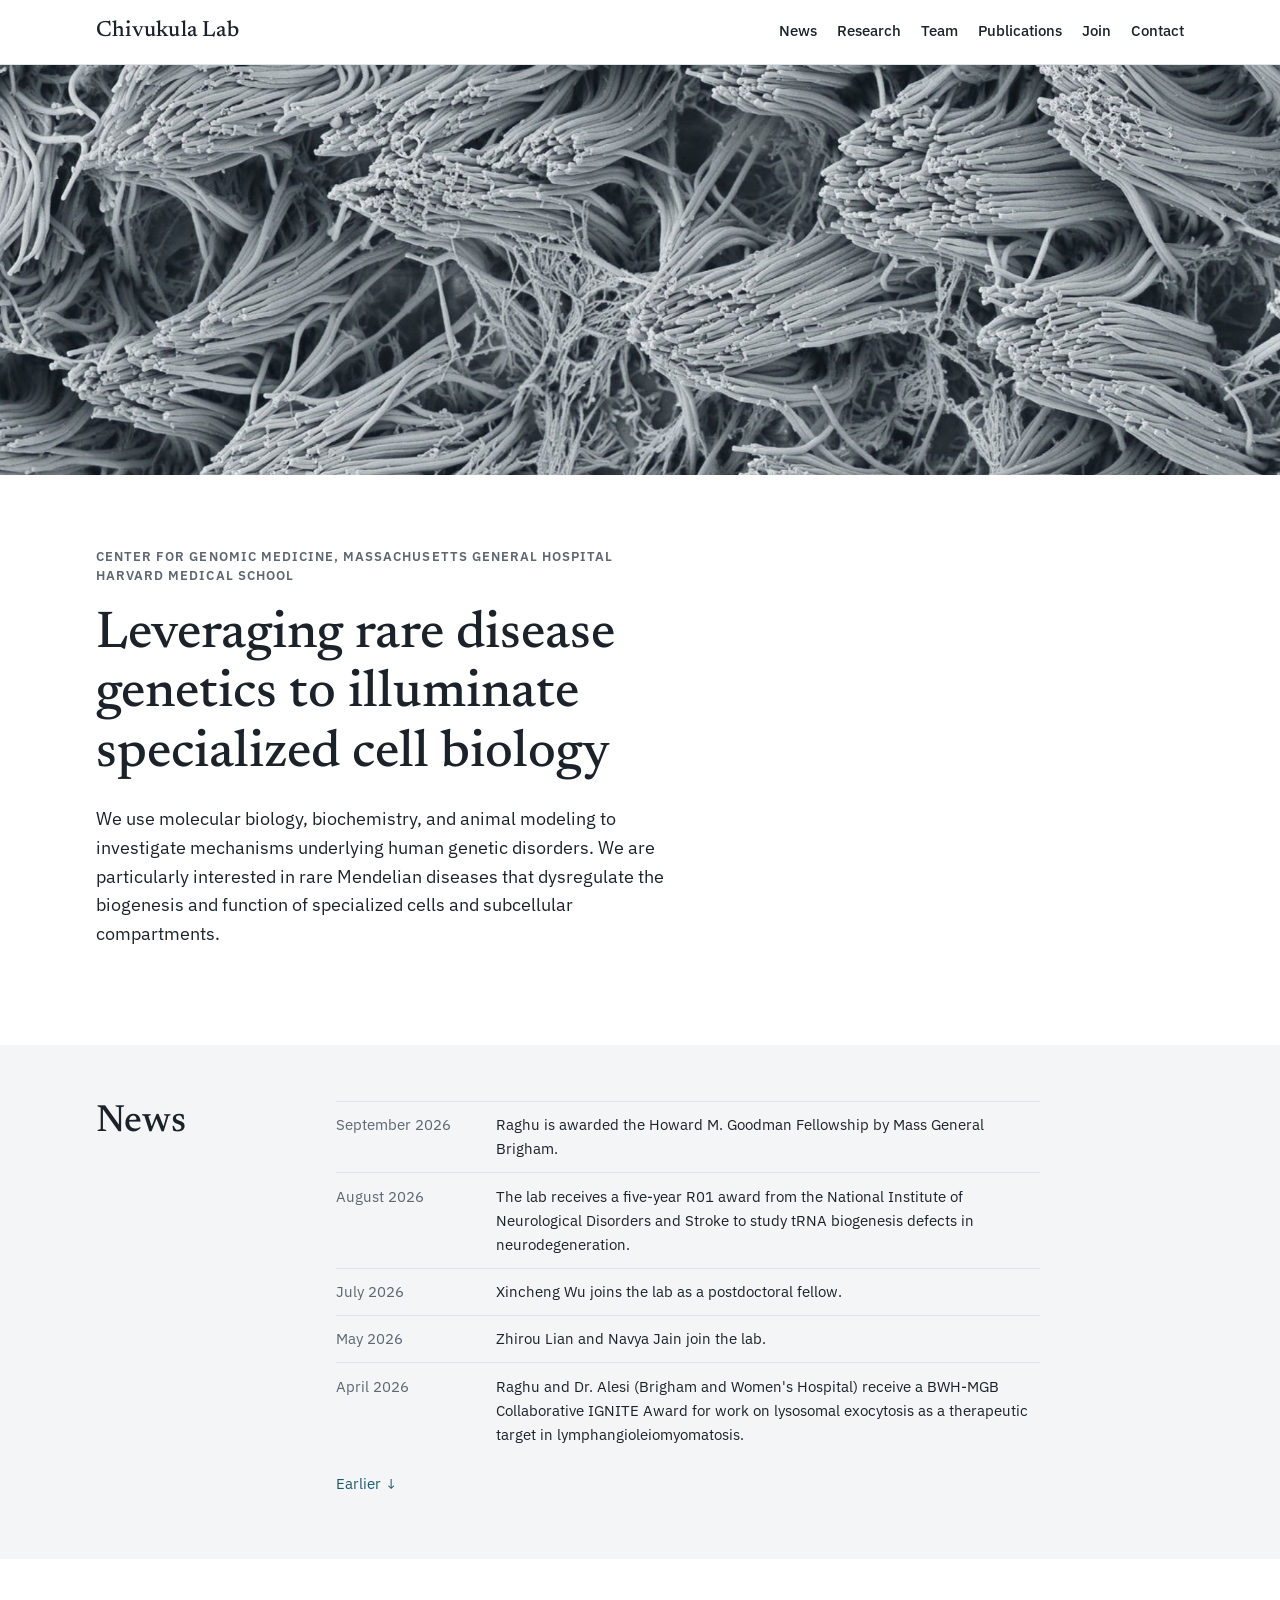
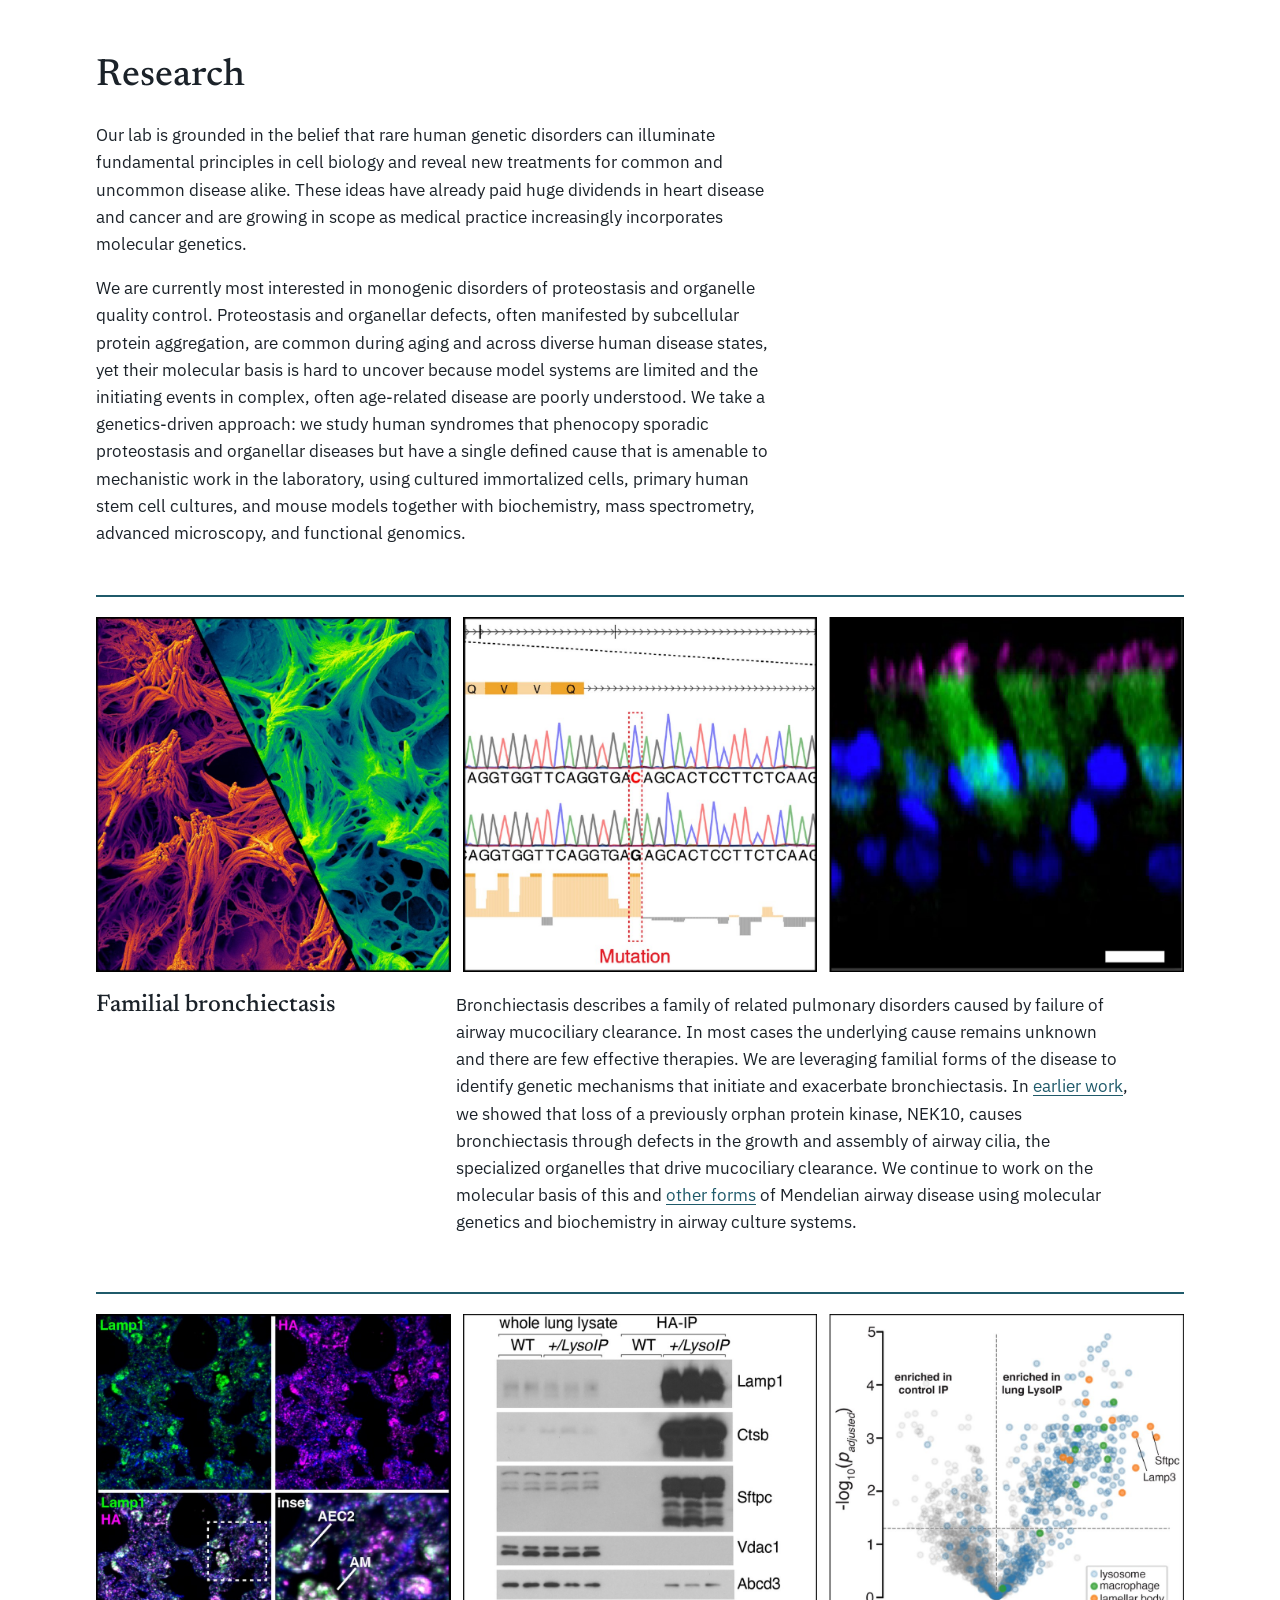
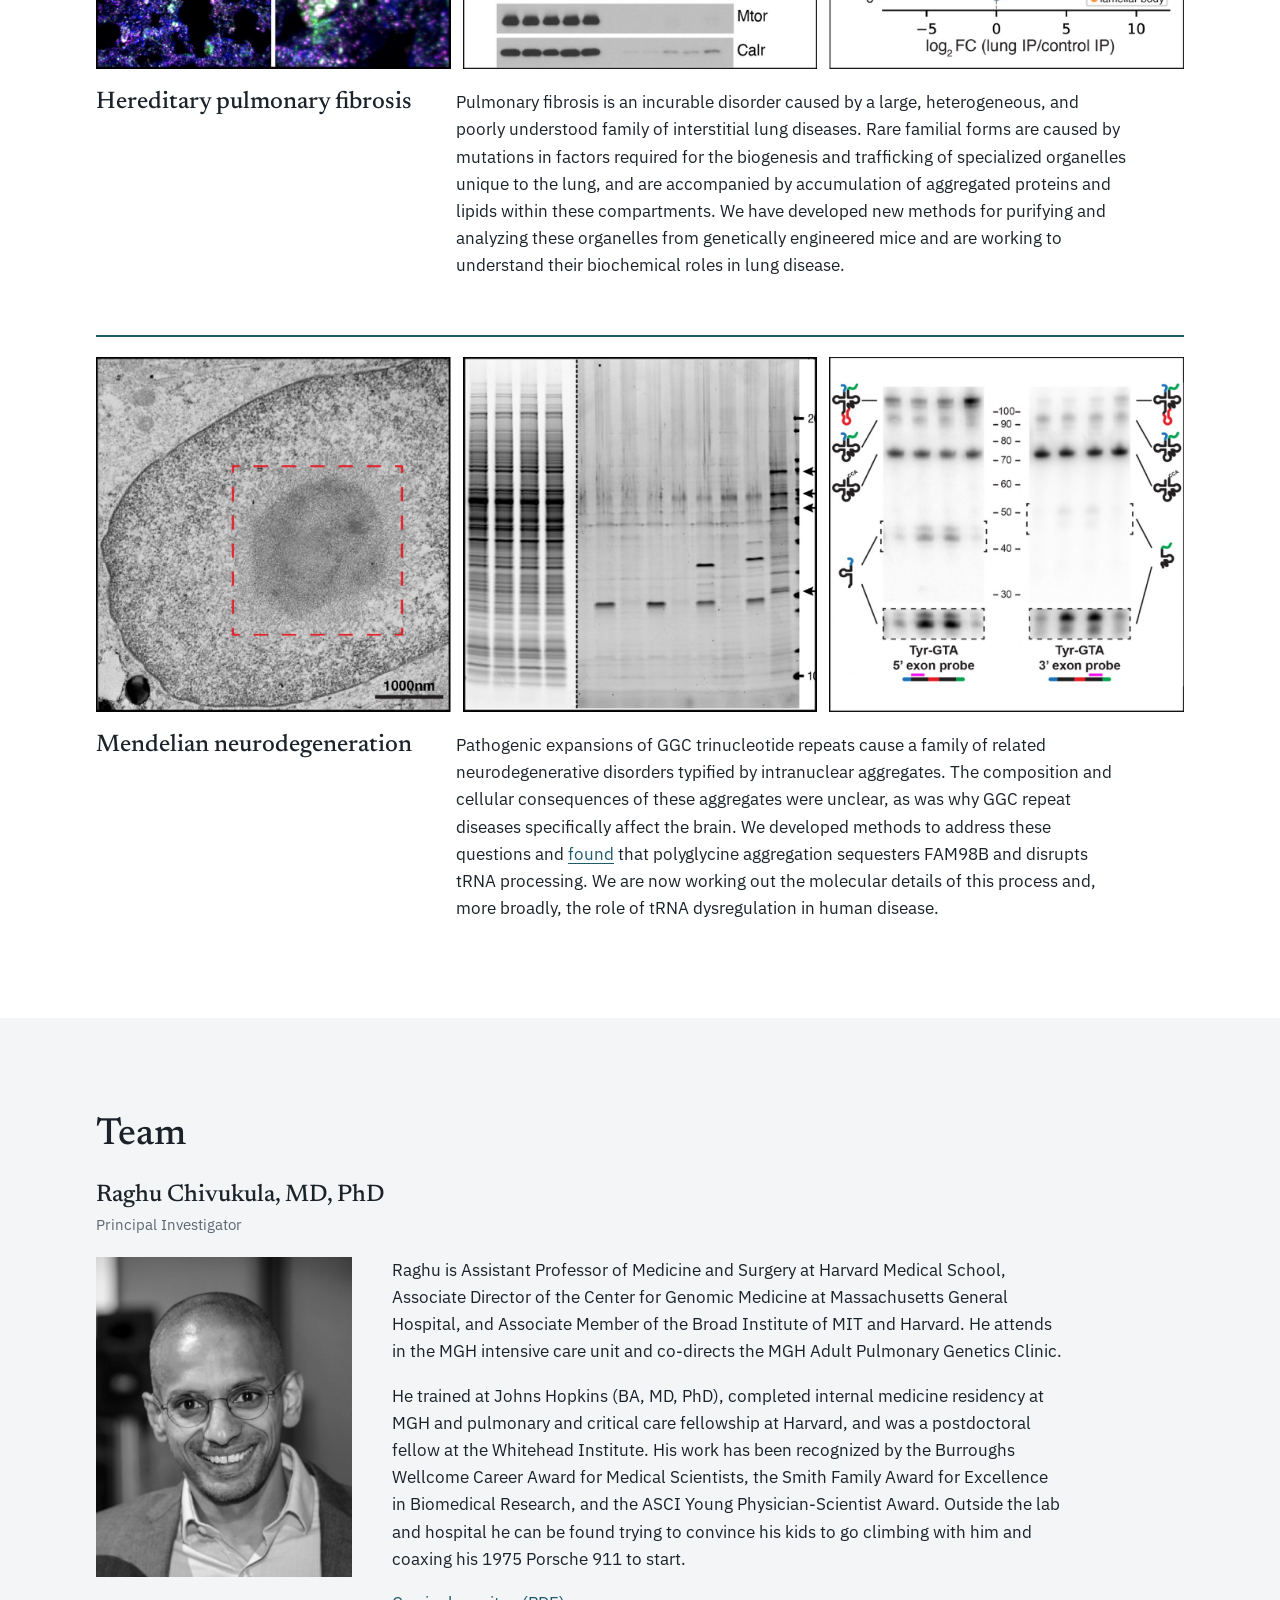
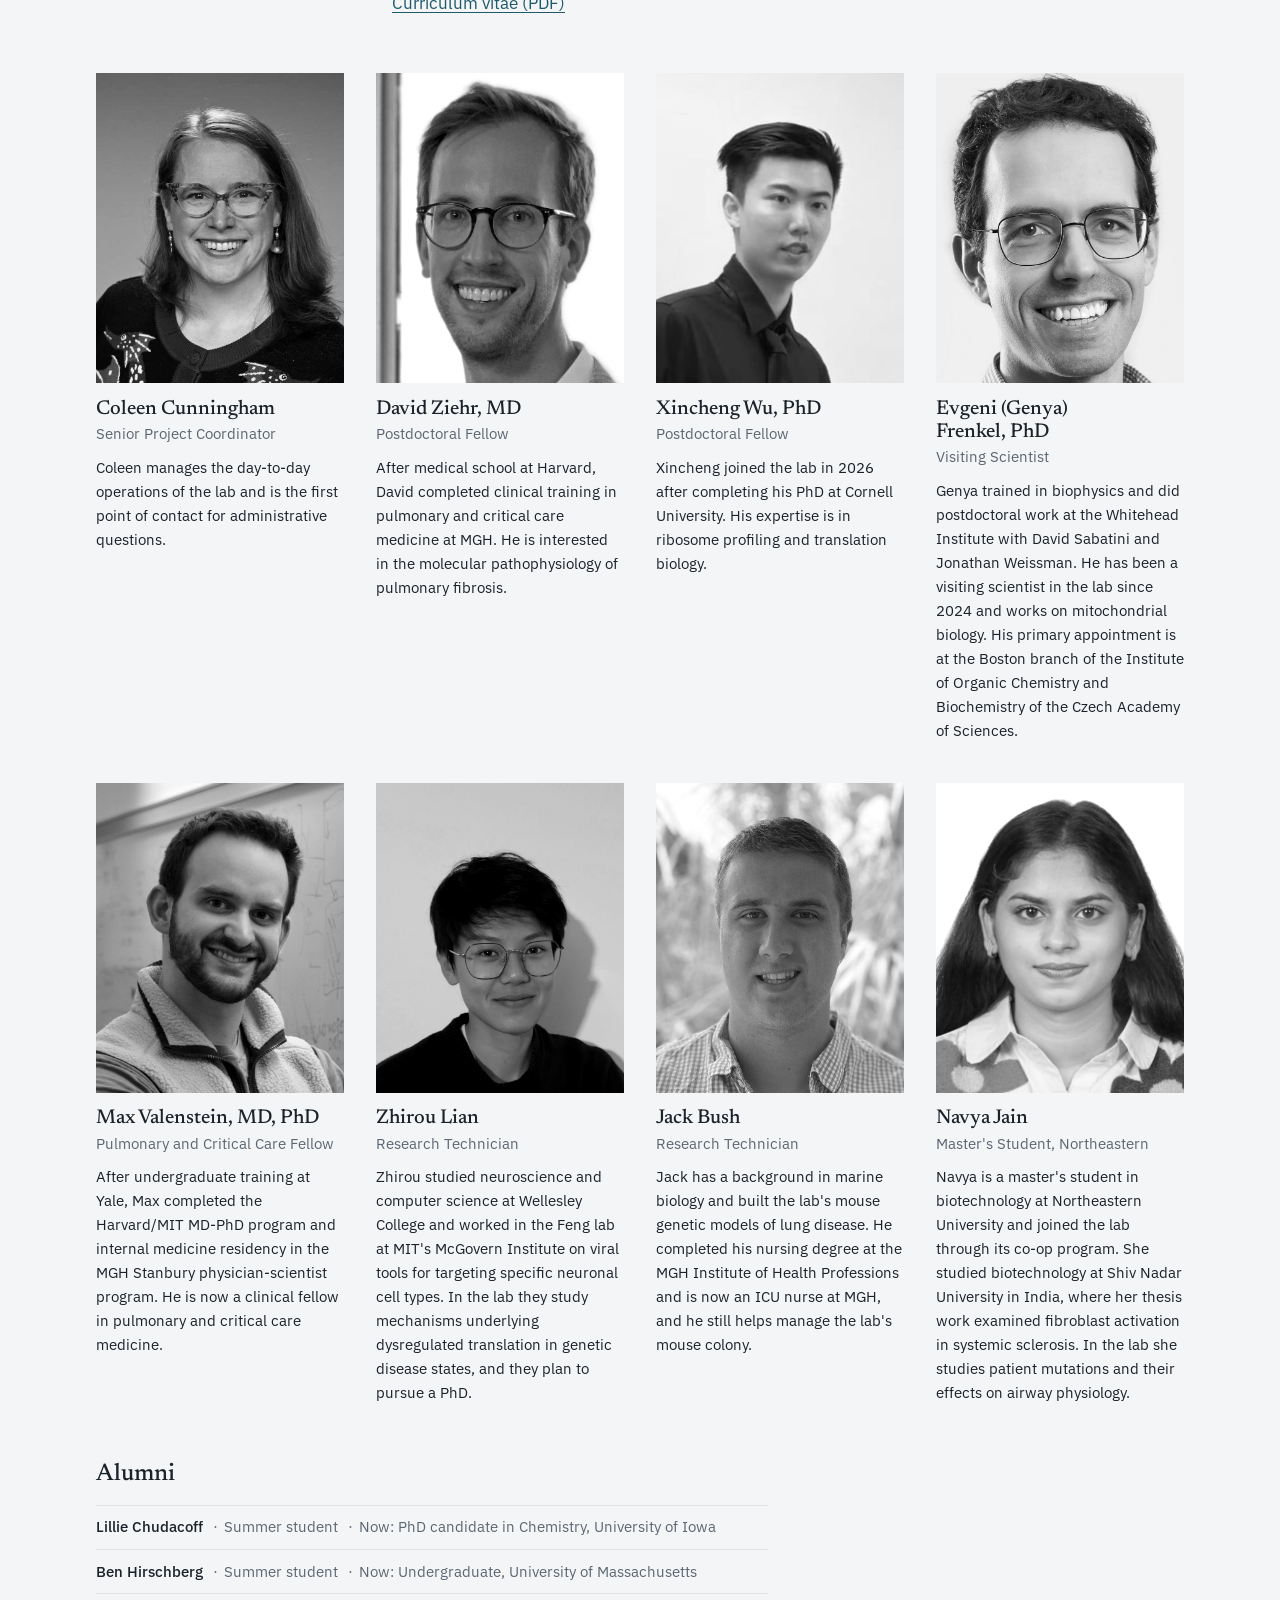
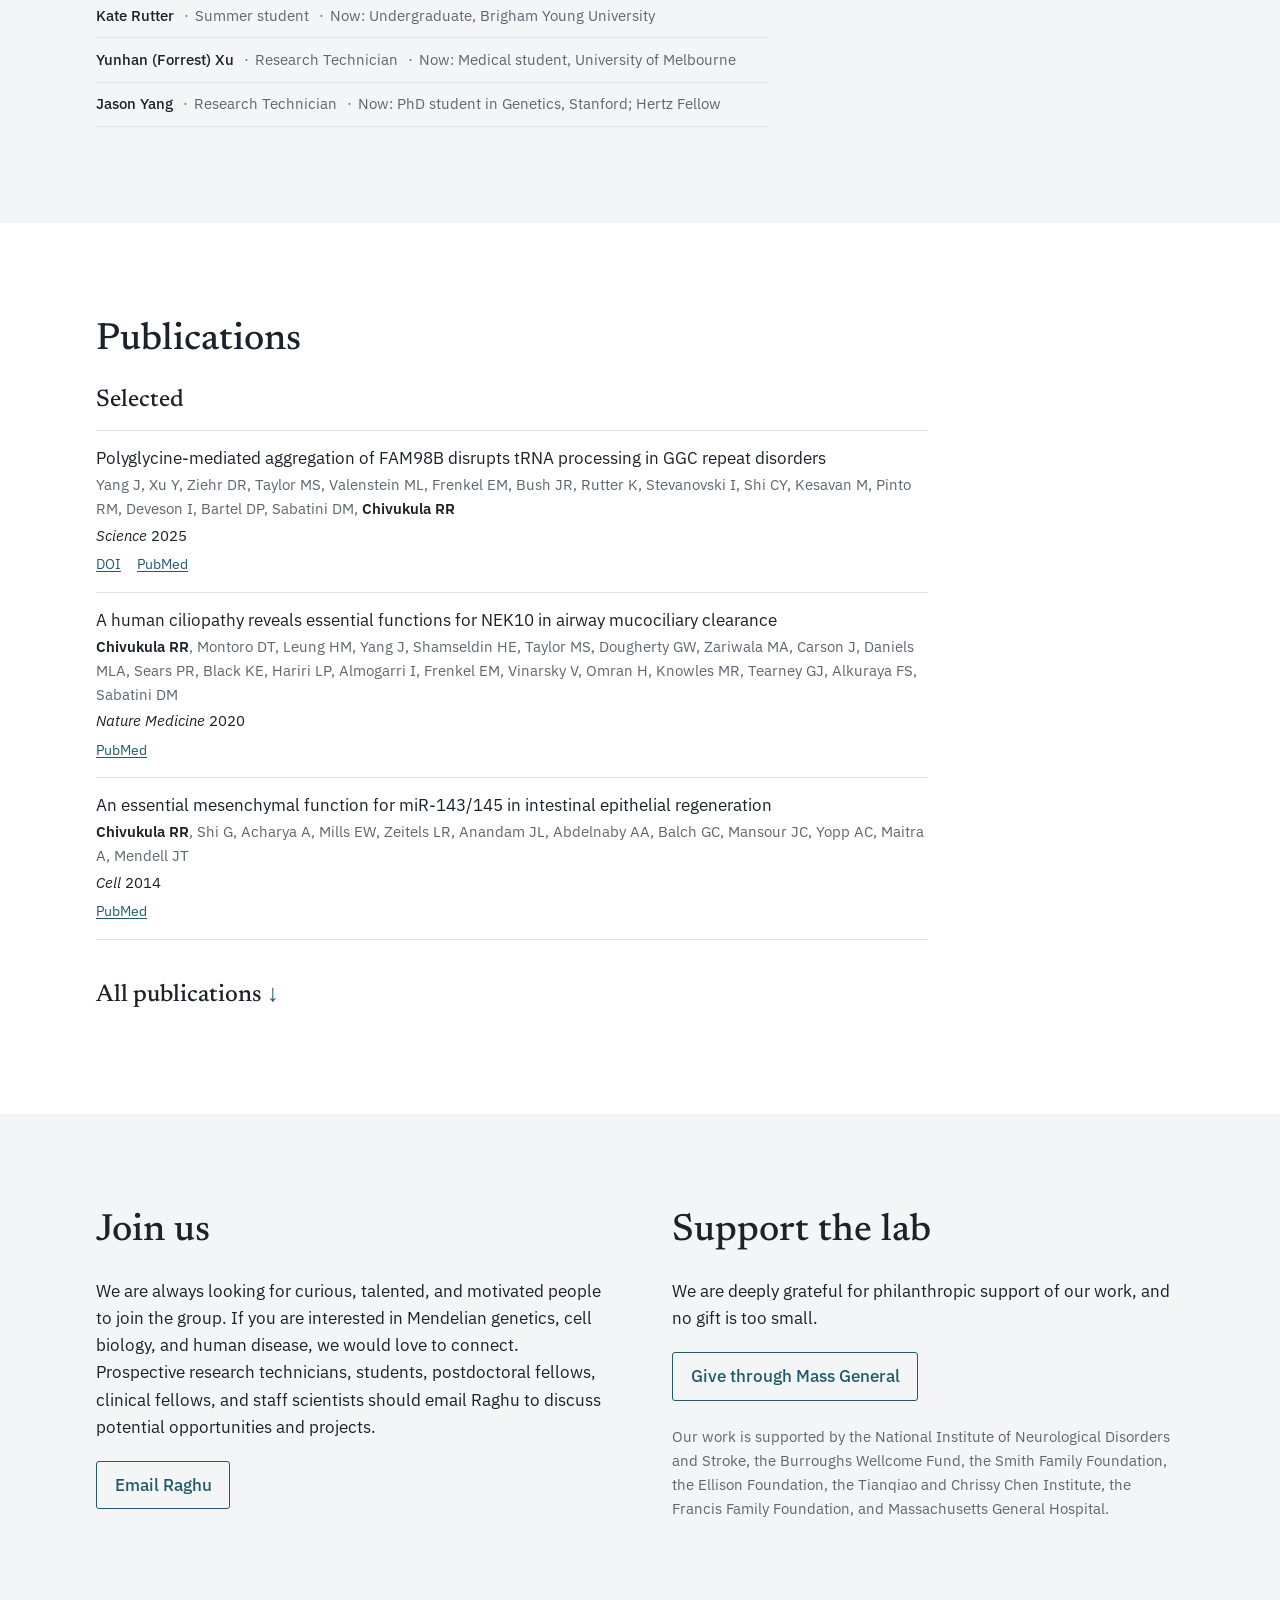
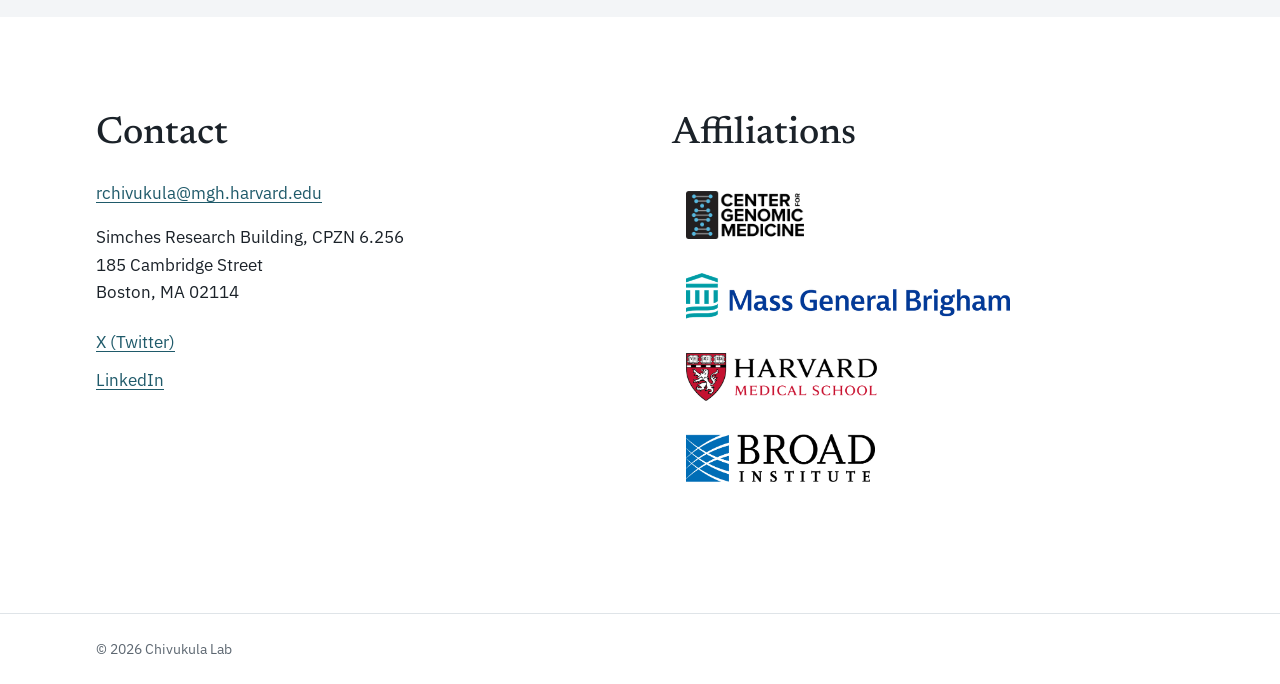
<file: docs/index.html>
<!doctype html>
<html lang="en">
<head>
<meta charset="utf-8">
<meta name="viewport" content="width=device-width, initial-scale=1, viewport-fit=cover">
<title>Chivukula Lab</title>
<meta name="description" content="Chivukula Lab: Leveraging rare disease genetics to illuminate specialized cell biology. Center for Genomic Medicine, Massachusetts General Hospital and Harvard Medical School.">
<meta property="og:type" content="website">
<meta property="og:site_name" content="Chivukula Lab">
<meta property="og:title" content="Chivukula Lab">
<meta property="og:description" content="Leveraging rare disease genetics to illuminate specialized cell biology. Center for Genomic Medicine, Massachusetts General Hospital and Harvard Medical School.">
<meta property="og:url" content="https://www.chivukula-lab.org/">
<meta property="og:image" content="https://www.chivukula-lab.org/images/social.jpg">
<meta property="og:image:width" content="1200">
<meta property="og:image:height" content="630">
<meta name="twitter:card" content="summary_large_image">
<link rel="canonical" href="https://www.chivukula-lab.org/">
<link rel="preload" href="fonts/newsreader-normal.woff2" as="font" type="font/woff2" crossorigin>
<link rel="preload" href="fonts/ibm-plex-sans-400-normal.woff2" as="font" type="font/woff2" crossorigin>
<link rel="icon" href="favicon.ico" sizes="16x16 32x32 48x48">
<link rel="icon" type="image/svg+xml" href="favicon.svg">
<link rel="icon" type="image/png" sizes="32x32" href="favicon-32.png">
<link rel="apple-touch-icon" sizes="180x180" href="apple-touch-icon.png">
<link rel="stylesheet" href="style.css">
</head>
<body>

<header class="topbar">
  <div class="wrap">
    <a class="brand" href="#top">Chivukula Lab</a>
    <nav aria-label="Sections">
      <a href="#news">News</a>
      <a href="#research">Research</a>
      <a href="#team">Team</a>
      <a href="#publications">Publications</a>
      <a href="#join">Join</a>
      <a href="#contact">Contact</a>
    </nav>
  </div>
</header>

<main id="top">

  <section class="hero">
    <figure class="hero-figure"><img src="images/hero.jpg" alt="Scanning electron micrograph of airway cilia" loading="lazy"></figure>
    <div class="wrap hero-text">
      <p class="eyebrow">Center for Genomic Medicine, Massachusetts General Hospital<br>Harvard Medical School</p>
      <h1>Leveraging rare disease genetics to illuminate specialized cell biology</h1>
      <p class="lede">We use molecular biology, biochemistry, and animal modeling to investigate mechanisms underlying human genetic disorders. We are particularly interested in rare Mendelian diseases that dysregulate the biogenesis and function of specialized cells and subcellular compartments.</p>
    </div>
  </section>

  <section id="news" class="band">
    <div class="wrap news-grid">
      <h2>News</h2>
      <div>
        <ul class="news">
<li class="news-item">
  <span class="news-date">September 2026</span>
  <span class="news-text">Raghu is awarded the Howard M. Goodman Fellowship by Mass General Brigham.</span>
</li>
<li class="news-item">
  <span class="news-date">August 2026</span>
  <span class="news-text">The lab receives a five-year R01 award from the National Institute of Neurological Disorders and Stroke to study tRNA biogenesis defects in neurodegeneration.</span>
</li>
<li class="news-item">
  <span class="news-date">July 2026</span>
  <span class="news-text">Xincheng Wu joins the lab as a postdoctoral fellow.</span>
</li>
<li class="news-item">
  <span class="news-date">May 2026</span>
  <span class="news-text">Zhirou Lian and Navya Jain join the lab.</span>
</li>
<li class="news-item">
  <span class="news-date">April 2026</span>
  <span class="news-text">Raghu and Dr. Alesi (Brigham and Women&#x27;s Hospital) receive a BWH-MGB Collaborative IGNITE Award for work on lysosomal exocytosis as a therapeutic target in lymphangioleiomyomatosis.</span>
</li>
</ul>
<details class="news-older"><summary>Earlier</summary>
<ul class="news">
<li class="news-item">
  <span class="news-date">April 2026</span>
  <span class="news-text">A U.S. patent is issued for the use of NEK10 in treating and diagnosing bronchiectasis and other respiratory disorders.</span>
</li>
<li class="news-item">
  <span class="news-date">March 2026</span>
  <span class="news-text">Raghu is named Associate Director of the Center for Genomic Medicine.</span>
</li>
<li class="news-item">
  <span class="news-date">August 2025</span>
  <span class="news-text">Max Valenstein&#x27;s structural work on amino acid sensing by mTORC1, with the Sabatini and Rogala labs, is published in Nature. <a class="more" href="https://pubmed.ncbi.nlm.nih.gov/40836086/" target="_blank" rel="noopener">Read more</a></span>
</li>
<li class="news-item">
  <span class="news-date">July 2025</span>
  <span class="news-text">Our paper showing that polyglycine aggregation of FAM98B disrupts tRNA processing in GGC repeat disorders is published in Science. <a class="more" href="https://pubmed.ncbi.nlm.nih.gov/40674500/" target="_blank" rel="noopener">Read more</a></span>
</li>
<li class="news-item">
  <span class="news-date">June 2025</span>
  <span class="news-text">Raghu receives the Mark C. Fishman, M.D. Teaching Award from the MGH Department of Medicine.</span>
</li>
<li class="news-item">
  <span class="news-date">February 2025</span>
  <span class="news-text">David Ziehr is awarded a Parker B. Francis Fellowship for his work on pulmonary fibrosis.</span>
</li>
<li class="news-item">
  <span class="news-date">January 2025</span>
  <span class="news-text">Max Valenstein&#x27;s paper showing that amino acids and KLHL22 do not activate mTORC1 through DEPDC5 degradation, with the Sabatini lab, is published in Nature. <a class="more" href="https://pubmed.ncbi.nlm.nih.gov/39780017/" target="_blank" rel="noopener">Read more</a></span>
</li>
<li class="news-item">
  <span class="news-date">August 2024</span>
  <span class="news-text">Max Valenstein&#x27;s paper on Rag-Ragulator as the organizer of the mTORC1 nutrient-sensing pathway, with the Sabatini lab, is published in PNAS. <a class="more" href="https://pubmed.ncbi.nlm.nih.gov/39163330/" target="_blank" rel="noopener">Read more</a></span>
</li>
<li class="news-item">
  <span class="news-date">May 2024</span>
  <span class="news-text">Lab alumnus Jason Yang, now a genetics PhD student at Stanford, is named a Hertz Fellow for his work on repeat expansion disorders. <a class="more" href="https://www.hertzfoundation.org/people/jason-yang/" target="_blank" rel="noopener">Read more</a></span>
</li>
<li class="news-item">
  <span class="news-date">April 2024</span>
  <span class="news-text">Raghu is named a Department of Medicine Transformative Scholar, supported by the Tianqiao and Chrissy Chen Institute.</span>
</li>
<li class="news-item">
  <span class="news-date">March 2024</span>
  <span class="news-text">The lab receives the Smith Family Award for Excellence in Biomedical Research for mechanistic studies of GGC repeat expansions.</span>
</li>
<li class="news-item">
  <span class="news-date">November 2023</span>
  <span class="news-text">Raghu receives the Ellison Foundation Award.</span>
</li>
<li class="news-item">
  <span class="news-date">September 2023</span>
  <span class="news-text">Raghu is named Co-Director of the MGH Adult Pulmonary Genetics Clinic.</span>
</li>
<li class="news-item">
  <span class="news-date">August 2023</span>
  <span class="news-text">Our work with the Bartel lab showing that ZSWIM8 destabilizes many microRNAs and is required for embryonic development is published in Genome Research. <a class="more" href="https://pubmed.ncbi.nlm.nih.gov/37532519/" target="_blank" rel="noopener">Read more</a></span>
</li>
<li class="news-item">
  <span class="news-date">March 2023</span>
  <span class="news-text">Raghu is named an Associate Member of the Broad Institute of MIT and Harvard.</span>
</li>
<li class="news-item">
  <span class="news-date">February 2023</span>
  <span class="news-text">Raghu receives the ASCI Young Physician-Scientist Award.</span>
</li>
<li class="news-item">
  <span class="news-date">January 2023</span>
  <span class="news-text">The lab opens in the Center for Genomic Medicine at MGH.</span>
</li>
</ul></details>
      </div>
    </div>
  </section>

  <section id="research">
    <div class="wrap">
      <h2>Research</h2>
      <div class="measure"><p>Our lab is grounded in the belief that rare human genetic disorders can illuminate fundamental principles in cell biology and reveal new treatments for common and uncommon disease alike. These ideas have already paid huge dividends in heart disease and cancer and are growing in scope as medical practice increasingly incorporates molecular genetics.</p>
<p>We are currently most interested in monogenic disorders of proteostasis and organelle quality control. Proteostasis and organellar defects, often manifested by subcellular protein aggregation, are common during aging and across diverse human disease states, yet their molecular basis is hard to uncover because model systems are limited and the initiating events in complex, often age-related disease are poorly understood. We take a genetics-driven approach: we study human syndromes that phenocopy sporadic proteostasis and organellar diseases but have a single defined cause that is amenable to mechanistic work in the laboratory, using cultured immortalized cells, primary human stem cell cultures, and mouse models together with biochemistry, mass spectrometry, advanced microscopy, and functional genomics.</p></div>
      <div class="areas">
        <article class="area">
  <figure class="panels panels-3"><img src="images/research/bronchiectasis-1.jpg" alt="Scanning electron micrographs of airway cilia" loading="lazy"><img src="images/research/bronchiectasis-2.jpg" alt="Sanger trace showing a NEK10 mutation" loading="lazy"><img src="images/research/bronchiectasis-3.jpg" alt="Immunofluorescence of airway epithelium" loading="lazy"></figure>
  <div class="area-text">
    <h3>Familial bronchiectasis</h3>
    <div><p>Bronchiectasis describes a family of related pulmonary disorders caused by failure of airway mucociliary clearance. In most cases the underlying cause remains unknown and there are few effective therapies. We are leveraging familial forms of the disease to identify genetic mechanisms that initiate and exacerbate bronchiectasis. In <a href="https://pubmed.ncbi.nlm.nih.gov/31959991/" target="_blank" rel="noopener">earlier work</a>, we showed that loss of a previously orphan protein kinase, NEK10, causes bronchiectasis through defects in the growth and assembly of airway cilia, the specialized organelles that drive mucociliary clearance. We continue to work on the molecular basis of this and <a href="https://pubmed.ncbi.nlm.nih.gov/32367404/" target="_blank" rel="noopener">other forms</a> of Mendelian airway disease using molecular genetics and biochemistry in airway culture systems.</p></div>
  </div>
</article>
<article class="area">
  <figure class="panels panels-3"><img src="images/research/fibrosis-1.jpg" alt="Lamp1 and HA immunofluorescence in mouse lung" loading="lazy"><img src="images/research/fibrosis-2.jpg" alt="Immunoblots of lung lysosome immunoprecipitation" loading="lazy"><img src="images/research/fibrosis-3.jpg" alt="Volcano plot of lung lysosome proteomics" loading="lazy"></figure>
  <div class="area-text">
    <h3>Hereditary pulmonary fibrosis</h3>
    <div><p>Pulmonary fibrosis is an incurable disorder caused by a large, heterogeneous, and poorly understood family of interstitial lung diseases. Rare familial forms are caused by mutations in factors required for the biogenesis and trafficking of specialized organelles unique to the lung, and are accompanied by accumulation of aggregated proteins and lipids within these compartments. We have developed new methods for purifying and analyzing these organelles from genetically engineered mice and are working to understand their biochemical roles in lung disease.</p></div>
  </div>
</article>
<article class="area">
  <figure class="panels panels-3"><img src="images/research/ggc-repeat-1.jpg" alt="Electron micrograph of an intranuclear inclusion" loading="lazy"><img src="images/research/ggc-repeat-2.jpg" alt="Gel of aggregate-associated proteins" loading="lazy"><img src="images/research/ggc-repeat-3.jpg" alt="Northern blots of tRNA processing intermediates" loading="lazy"></figure>
  <div class="area-text">
    <h3>Mendelian neurodegeneration</h3>
    <div><p>Pathogenic expansions of GGC trinucleotide repeats cause a family of related neurodegenerative disorders typified by intranuclear aggregates. The composition and cellular consequences of these aggregates were unclear, as was why GGC repeat diseases specifically affect the brain. We developed methods to address these questions and <a href="https://pubmed.ncbi.nlm.nih.gov/40674500/" target="_blank" rel="noopener">found</a> that polyglycine aggregation sequesters FAM98B and disrupts tRNA processing. We are now working out the molecular details of this process and, more broadly, the role of tRNA dysregulation in human disease.</p></div>
  </div>
</article>
      </div>
    </div>
  </section>

  <section id="team" class="band">
    <div class="wrap">
      <h2>Team</h2>
      <div class="pi">
  <div class="pi-head">
    <h3>Raghu Chivukula, MD, PhD</h3>
    <p class="role">Principal Investigator</p>
  </div>
  <figure class="portrait"><img src="images/people/raghu.jpg" alt="Raghu Chivukula, MD, PhD" loading="lazy"></figure>
  <div class="pi-text">
    <p>Raghu is Assistant Professor of Medicine and Surgery at Harvard Medical School, Associate Director of the Center for Genomic Medicine at Massachusetts General Hospital, and Associate Member of the Broad Institute of MIT and Harvard. He attends in the MGH intensive care unit and co-directs the MGH Adult Pulmonary Genetics Clinic.</p>
<p>He trained at Johns Hopkins (BA, MD, PhD), completed internal medicine residency at MGH and pulmonary and critical care fellowship at Harvard, and was a postdoctoral fellow at the Whitehead Institute. His work has been recognized by the Burroughs Wellcome Career Award for Medical Scientists, the Smith Family Award for Excellence in Biomedical Research, and the ASCI Young Physician-Scientist Award. Outside the lab and hospital he can be found trying to convince his kids to go climbing with him and coaxing his 1975 Porsche 911 to start.</p>
    <p class="cv"><a href="files/chivukula-cv.pdf" target="_blank" rel="noopener">Curriculum vitae (PDF)</a></p>
  </div>
</div>
      <ul class="members">
        <li class="member">
  <figure class="portrait"><img src="images/people/coleen-cunningham.jpg" alt="Coleen Cunningham" loading="lazy"></figure>
  <h4>Coleen Cunningham</h4>
  <p class="role">Senior Project Coordinator</p>
  <p>Coleen manages the day-to-day operations of the lab and is the first point of contact for administrative questions.</p>
</li>
<li class="member">
  <figure class="portrait"><img src="images/people/david-ziehr.jpg" alt="David Ziehr, MD" loading="lazy"></figure>
  <h4>David Ziehr, MD</h4>
  <p class="role">Postdoctoral Fellow</p>
  <p>After medical school at Harvard, David completed clinical training in pulmonary and critical care medicine at MGH. He is interested in the molecular pathophysiology of pulmonary fibrosis.</p>
</li>
<li class="member">
  <figure class="portrait"><img src="images/people/xincheng-wu.jpg" alt="Xincheng Wu, PhD" loading="lazy"></figure>
  <h4>Xincheng Wu, PhD</h4>
  <p class="role">Postdoctoral Fellow</p>
  <p>Xincheng joined the lab in 2026 after completing his PhD at Cornell University. His expertise is in ribosome profiling and translation biology.</p>
</li>
<li class="member">
  <figure class="portrait"><img src="images/people/genya-frenkel.jpg" alt="Evgeni (Genya) Frenkel, PhD" loading="lazy"></figure>
  <h4>Evgeni (Genya) Frenkel, PhD</h4>
  <p class="role">Visiting Scientist</p>
  <p>Genya trained in biophysics and did postdoctoral work at the Whitehead Institute with David Sabatini and Jonathan Weissman. He has been a visiting scientist in the lab since 2024 and works on mitochondrial biology. His primary appointment is at the Boston branch of the Institute of Organic Chemistry and Biochemistry of the Czech Academy of Sciences.</p>
</li>
<li class="member">
  <figure class="portrait"><img src="images/people/max-valenstein.jpg" alt="Max Valenstein, MD, PhD" loading="lazy"></figure>
  <h4>Max Valenstein, MD, PhD</h4>
  <p class="role">Pulmonary and Critical Care Fellow</p>
  <p>After undergraduate training at Yale, Max completed the Harvard/MIT MD-PhD program and internal medicine residency in the MGH Stanbury physician-scientist program. He is now a clinical fellow in pulmonary and critical care medicine.</p>
</li>
<li class="member">
  <figure class="portrait"><img src="images/people/zhirou-lian.jpg" alt="Zhirou Lian" loading="lazy"></figure>
  <h4>Zhirou Lian</h4>
  <p class="role">Research Technician</p>
  <p>Zhirou studied neuroscience and computer science at Wellesley College and worked in the Feng lab at MIT&#x27;s McGovern Institute on viral tools for targeting specific neuronal cell types. In the lab they study mechanisms underlying dysregulated translation in genetic disease states, and they plan to pursue a PhD.</p>
</li>
<li class="member">
  <figure class="portrait"><img src="images/people/jack-bush.jpg" alt="Jack Bush" loading="lazy"></figure>
  <h4>Jack Bush</h4>
  <p class="role">Research Technician</p>
  <p>Jack has a background in marine biology and built the lab&#x27;s mouse genetic models of lung disease. He completed his nursing degree at the MGH Institute of Health Professions and is now an ICU nurse at MGH, and he still helps manage the lab&#x27;s mouse colony.</p>
</li>
<li class="member">
  <figure class="portrait"><img src="images/people/navya-jain.jpg" alt="Navya Jain" loading="lazy"></figure>
  <h4>Navya Jain</h4>
  <p class="role">Master&#x27;s Student, Northeastern</p>
  <p>Navya is a master&#x27;s student in biotechnology at Northeastern University and joined the lab through its co-op program. She studied biotechnology at Shiv Nadar University in India, where her thesis work examined fibroblast activation in systemic sclerosis. In the lab she studies patient mutations and their effects on airway physiology.</p>
</li>
      </ul>
      <h3>Alumni</h3>
<ul class="alumni">
<li><span class="name">Lillie Chudacoff</span> <span class="detail">Summer student</span> <span class="now">Now: PhD candidate in Chemistry, University of Iowa</span></li>
<li><span class="name">Ben Hirschberg</span> <span class="detail">Summer student</span> <span class="now">Now: Undergraduate, University of Massachusetts</span></li>
<li><span class="name">Kate Rutter</span> <span class="detail">Summer student</span> <span class="now">Now: Undergraduate, Brigham Young University</span></li>
<li><span class="name">Yunhan (Forrest) Xu</span> <span class="detail">Research Technician</span> <span class="now">Now: Medical student, University of Melbourne</span></li>
<li><span class="name">Jason Yang</span> <span class="detail">Research Technician</span> <span class="now">Now: PhD student in Genetics, Stanford; Hertz Fellow</span></li>
</ul>
    </div>
  </section>

  <section id="publications">
    <div class="wrap">
      <h2>Publications</h2>
      <h3>Selected</h3>
<ul class="pubs">
<li class="pub">
  <span class="pub-title"><a href="https://doi.org/10.1126/science.ado2403" target="_blank" rel="noopener">Polyglycine-mediated aggregation of FAM98B disrupts tRNA processing in GGC repeat disorders</a></span>
  <span class="pub-authors">Yang J, Xu Y, Ziehr DR, Taylor MS, Valenstein ML, Frenkel EM, Bush JR, Rutter K, Stevanovski I, Shi CY, Kesavan M, Pinto RM, Deveson I, Bartel DP, Sabatini DM, <b>Chivukula RR</b></span>
  <span class="pub-where"><i>Science</i> 2025</span>
  <span class="pub-links"><a href="https://doi.org/10.1126/science.ado2403" target="_blank" rel="noopener">DOI</a> <a href="https://pubmed.ncbi.nlm.nih.gov/40674500/" target="_blank" rel="noopener">PubMed</a></span>
</li>
<li class="pub">
  <span class="pub-title"><a href="https://pubmed.ncbi.nlm.nih.gov/31959991/" target="_blank" rel="noopener">A human ciliopathy reveals essential functions for NEK10 in airway mucociliary clearance</a></span>
  <span class="pub-authors"><b>Chivukula RR</b>, Montoro DT, Leung HM, Yang J, Shamseldin HE, Taylor MS, Dougherty GW, Zariwala MA, Carson J, Daniels MLA, Sears PR, Black KE, Hariri LP, Almogarri I, Frenkel EM, Vinarsky V, Omran H, Knowles MR, Tearney GJ, Alkuraya FS, Sabatini DM</span>
  <span class="pub-where"><i>Nature Medicine</i> 2020</span>
  <span class="pub-links"><a href="https://pubmed.ncbi.nlm.nih.gov/31959991/" target="_blank" rel="noopener">PubMed</a></span>
</li>
<li class="pub">
  <span class="pub-title"><a href="https://pubmed.ncbi.nlm.nih.gov/24855947/" target="_blank" rel="noopener">An essential mesenchymal function for miR-143/145 in intestinal epithelial regeneration</a></span>
  <span class="pub-authors"><b>Chivukula RR</b>, Shi G, Acharya A, Mills EW, Zeitels LR, Anandam JL, Abdelnaby AA, Balch GC, Mansour JC, Yopp AC, Maitra A, Mendell JT</span>
  <span class="pub-where"><i>Cell</i> 2014</span>
  <span class="pub-links"><a href="https://pubmed.ncbi.nlm.nih.gov/24855947/" target="_blank" rel="noopener">PubMed</a></span>
</li>
</ul>
<details class="pubs-all"><summary>All publications</summary>
<h4 class="year">2025</h4>
<ul class="pubs">
<li class="pub">
  <span class="pub-title"><a href="https://doi.org/10.1038/s41586-025-09428-7" target="_blank" rel="noopener">Structural basis for the dynamic regulation of mTORC1 by amino acids</a></span>
  <span class="pub-authors">Valenstein ML, Wranik M, Lalgudi PV, Linde-Garelli KY, Choi Y, <b>Chivukula RR</b>, Sabatini DM, Rogala KB</span>
  <span class="pub-where"><i>Nature</i> 2025</span>
  <span class="pub-links"><a href="https://doi.org/10.1038/s41586-025-09428-7" target="_blank" rel="noopener">DOI</a> <a href="https://pubmed.ncbi.nlm.nih.gov/40836086/" target="_blank" rel="noopener">PubMed</a></span>
</li>
<li class="pub">
  <span class="pub-title"><a href="https://doi.org/10.1165/rcmb.2025-0366ED" target="_blank" rel="noopener">From protein folding to precision therapy: surfactant protein A in the spotlight</a></span>
  <span class="pub-authors">Ziehr DR, <b>Chivukula RR</b></span>
  <span class="pub-where"><i>American Journal of Respiratory Cell and Molecular Biology</i> 2025</span>
  <span class="pub-links"><a href="https://doi.org/10.1165/rcmb.2025-0366ED" target="_blank" rel="noopener">DOI</a> <a href="https://pubmed.ncbi.nlm.nih.gov/40700718/" target="_blank" rel="noopener">PubMed</a></span>
</li>
<li class="pub">
  <span class="pub-title"><a href="https://doi.org/10.1126/science.ado2403" target="_blank" rel="noopener">Polyglycine-mediated aggregation of FAM98B disrupts tRNA processing in GGC repeat disorders</a></span>
  <span class="pub-authors">Yang J, Xu Y, Ziehr DR, Taylor MS, Valenstein ML, Frenkel EM, Bush JR, Rutter K, Stevanovski I, Shi CY, Kesavan M, Pinto RM, Deveson I, Bartel DP, Sabatini DM, <b>Chivukula RR</b></span>
  <span class="pub-where"><i>Science</i> 2025</span>
  <span class="pub-links"><a href="https://doi.org/10.1126/science.ado2403" target="_blank" rel="noopener">DOI</a> <a href="https://pubmed.ncbi.nlm.nih.gov/40674500/" target="_blank" rel="noopener">PubMed</a></span>
</li>
<li class="pub">
  <span class="pub-title"><a href="https://pubmed.ncbi.nlm.nih.gov/39780017/" target="_blank" rel="noopener">Amino acids and KLHL22 do not activate mTORC1 via DEPDC5 degradation</a></span>
  <span class="pub-authors">Valenstein ML, Lalgudi PV, Kedir JF, Condon KJ, Platzek A, Freund DG, Taylor MS, Xu Y, <b>Chivukula RR</b>, Sabatini DM</span>
  <span class="pub-where"><i>Nature</i> 2025</span>
  <span class="pub-links"><a href="https://pubmed.ncbi.nlm.nih.gov/39780017/" target="_blank" rel="noopener">PubMed</a></span>
</li>
</ul>
<h4 class="year">2024</h4>
<ul class="pubs">
<li class="pub">
  <span class="pub-title"><a href="https://doi.org/10.1161/CIRCGEN.124.004741" target="_blank" rel="noopener">Exercise intolerance and low cardiac filling pressures in a woman with a novel eNOS mutation</a></span>
  <span class="pub-authors">McGarrity S, Ziehr DR, Austin-Tse CA, Wein MN, <b>Chivukula RR</b>, Oldham WM</span>
  <span class="pub-where"><i>Circulation: Genomic and Precision Medicine</i> 2024</span>
  <span class="pub-links"><a href="https://doi.org/10.1161/CIRCGEN.124.004741" target="_blank" rel="noopener">DOI</a> <a href="https://pubmed.ncbi.nlm.nih.gov/39328057/" target="_blank" rel="noopener">PubMed</a></span>
</li>
<li class="pub">
  <span class="pub-title"><a href="https://doi.org/10.1073/pnas.2322755121" target="_blank" rel="noopener">Rag-Ragulator is the central organizer of the physical architecture of the mTORC1 nutrient-sensing pathway</a></span>
  <span class="pub-authors">Valenstein ML, Lalgudi PV, Gu X, Kedir JF, Taylor MS, <b>Chivukula RR</b>, Sabatini DM</span>
  <span class="pub-where"><i>Proceedings of the National Academy of Sciences</i> 2024</span>
  <span class="pub-links"><a href="https://doi.org/10.1073/pnas.2322755121" target="_blank" rel="noopener">DOI</a> <a href="https://pubmed.ncbi.nlm.nih.gov/39163330/" target="_blank" rel="noopener">PubMed</a></span>
</li>
</ul>
<h4 class="year">2023</h4>
<ul class="pubs">
<li class="pub">
  <span class="pub-title"><a href="https://doi.org/10.1101/gr.278073.123" target="_blank" rel="noopener">ZSWIM8 destabilizes many murine microRNAs and is required for proper embryonic growth and development</a></span>
  <span class="pub-authors">Shi CY, Elcavage LE, <b>Chivukula RR</b>, Stefano J, Kleaveland B, Bartel DP</span>
  <span class="pub-where"><i>Genome Research</i> 2023</span>
  <span class="pub-links"><a href="https://doi.org/10.1101/gr.278073.123" target="_blank" rel="noopener">DOI</a> <a href="https://pubmed.ncbi.nlm.nih.gov/37532519/" target="_blank" rel="noopener">PubMed</a></span>
</li>
</ul>
<h4 class="year">2022</h4>
<ul class="pubs">
<li class="pub">
  <span class="pub-title"><a href="https://doi.org/10.1126/science.abm5551" target="_blank" rel="noopener">Massively parallel pooled screening reveals genomic determinants of nanoparticle delivery</a></span>
  <span class="pub-authors">Boehnke N, Straehla JP, Safford HC, Kocak M, Rees MG, Ronan M, Rosenberg D, Adelmann CH, <b>Chivukula RR</b>, Nabar N, Berger AG, Lamson NG, Cheah JH, Li H, Roth JA, Koehler AN, Hammond PT</span>
  <span class="pub-where"><i>Science</i> 2022</span>
  <span class="pub-links"><a href="https://doi.org/10.1126/science.abm5551" target="_blank" rel="noopener">DOI</a> <a href="https://pubmed.ncbi.nlm.nih.gov/35862544/" target="_blank" rel="noopener">PubMed</a></span>
</li>
<li class="pub">
  <span class="pub-title"><a href="https://doi.org/10.1097/ACM.0000000000004788" target="_blank" rel="noopener">Rethinking the physician-scientist pathway</a></span>
  <span class="pub-authors">Eshel N, <b>Chivukula RR</b></span>
  <span class="pub-where"><i>Academic Medicine</i> 2022</span>
  <span class="pub-links"><a href="https://doi.org/10.1097/ACM.0000000000004788" target="_blank" rel="noopener">DOI</a> <a href="https://pubmed.ncbi.nlm.nih.gov/35731582/" target="_blank" rel="noopener">PubMed</a></span>
</li>
<li class="pub">
  <span class="pub-title"><a href="https://doi.org/10.1146/annurev-pathol-042420-094031" target="_blank" rel="noopener">Cystic fibrosis and the cells of the airway epithelium: what are ionocytes and what do they do?</a></span>
  <span class="pub-authors">Shah VS, <b>Chivukula RR</b>, Lin B, Waghray A, Rajagopal J</span>
  <span class="pub-where"><i>Annual Review of Pathology</i> 2022</span>
  <span class="pub-links"><a href="https://doi.org/10.1146/annurev-pathol-042420-094031" target="_blank" rel="noopener">DOI</a> <a href="https://pubmed.ncbi.nlm.nih.gov/34437820/" target="_blank" rel="noopener">PubMed</a></span>
</li>
</ul>
<h4 class="year">2021</h4>
<ul class="pubs">
<li class="pub">
  <span class="pub-title"><a href="https://pubmed.ncbi.nlm.nih.gov/33111601/" target="_blank" rel="noopener">Evidence-based management of the critically ill adult with SARS-CoV-2 infection</a></span>
  <span class="pub-authors"><b>Chivukula RR</b>, Maley JH, Dudzinski DM, Hibbert K, Hardin CC</span>
  <span class="pub-where"><i>Journal of Intensive Care Medicine</i> 2021</span>
  <span class="pub-links"><a href="https://pubmed.ncbi.nlm.nih.gov/33111601/" target="_blank" rel="noopener">PubMed</a></span>
</li>
<li class="pub">
  <span class="pub-title"><a href="https://pubmed.ncbi.nlm.nih.gov/33038391/" target="_blank" rel="noopener">Lung histopathology in coronavirus disease 2019 as compared with severe acute respiratory syndrome and H1N1 influenza: a systematic review</a></span>
  <span class="pub-authors">Hariri LP, North CM, Shih AR, Israel RA, Maley JH, Villalba JA, Vinarsky V, Rubin J, Okin DA, Sclafani A, Alladina JW, Griffith JW, Gillette MA, Raz Y, Richards CJ, Wong AK, Ly A, Hung YP, <b>Chivukula RR</b>, Petri CR, Calhoun TF, Brenner LN, Hibbert KA, Medoff BD, Hardin CC, Stone JR, Mino-Kenudson M</span>
  <span class="pub-where"><i>Chest</i> 2021</span>
  <span class="pub-links"><a href="https://pubmed.ncbi.nlm.nih.gov/33038391/" target="_blank" rel="noopener">PubMed</a></span>
</li>
</ul>
<h4 class="year">2020</h4>
<ul class="pubs">
<li class="pub">
  <span class="pub-title"><a href="https://doi.org/10.34197/ats-scholar.2020-0045IN" target="_blank" rel="noopener">The Fast Literature Assessment and Review (FLARE) initiative: a collaborative effort for timely literature appraisal during the coronavirus disease pandemic</a></span>
  <span class="pub-authors">Petri CR, Brenner LN, Calhoun TF, <b>Chivukula RR</b>, Maley JH, Vinarsky V, Dudzinski DM, Hardin CC</span>
  <span class="pub-where"><i>ATS Scholar</i> 2020</span>
  <span class="pub-links"><a href="https://doi.org/10.34197/ats-scholar.2020-0045IN" target="_blank" rel="noopener">DOI</a> <a href="https://pubmed.ncbi.nlm.nih.gov/33870283/" target="_blank" rel="noopener">PubMed</a></span>
</li>
<li class="pub">
  <span class="pub-title"><a href="https://pubmed.ncbi.nlm.nih.gov/32685874/" target="_blank" rel="noopener">Anticoagulation, immortality, and observations of COVID-19</a></span>
  <span class="pub-authors">Maley JH, Petri CR, Brenner LN, <b>Chivukula RR</b>, Calhoun TF, Vinarsky V, Hardin CC</span>
  <span class="pub-where"><i>Research and Practice in Thrombosis and Haemostasis</i> 2020</span>
  <span class="pub-links"><a href="https://pubmed.ncbi.nlm.nih.gov/32685874/" target="_blank" rel="noopener">PubMed</a></span>
</li>
<li class="pub">
  <span class="pub-title"><a href="https://pubmed.ncbi.nlm.nih.gov/32367404/" target="_blank" rel="noopener">An exome-first approach to aid in the diagnosis of primary ciliary dyskinesia</a></span>
  <span class="pub-authors">Shamseldin HE, Al Mogarri I, Alqwaiee MM, Alharbi AS, Baqais K, AlSaadi M, AlAnzi T, Alhashem A, Saghier A, Ameen W, Ibrahim N, Yang J, Abdulwahab F, Hashem M, <b>Chivukula RR</b>, Alkuraya FS</span>
  <span class="pub-where"><i>Human Genetics</i> 2020</span>
  <span class="pub-links"><a href="https://pubmed.ncbi.nlm.nih.gov/32367404/" target="_blank" rel="noopener">PubMed</a></span>
</li>
<li class="pub">
  <span class="pub-title"><a href="https://pubmed.ncbi.nlm.nih.gov/31959991/" target="_blank" rel="noopener">A human ciliopathy reveals essential functions for NEK10 in airway mucociliary clearance</a></span>
  <span class="pub-authors"><b>Chivukula RR</b>, Montoro DT, Leung HM, Yang J, Shamseldin HE, Taylor MS, Dougherty GW, Zariwala MA, Carson J, Daniels MLA, Sears PR, Black KE, Hariri LP, Almogarri I, Frenkel EM, Vinarsky V, Omran H, Knowles MR, Tearney GJ, Alkuraya FS, Sabatini DM</span>
  <span class="pub-where"><i>Nature Medicine</i> 2020</span>
  <span class="pub-links"><a href="https://pubmed.ncbi.nlm.nih.gov/31959991/" target="_blank" rel="noopener">PubMed</a></span>
</li>
</ul>
<h4 class="year">2018</h4>
<ul class="pubs">
<li class="pub">
  <span class="pub-title"><a href="https://pubmed.ncbi.nlm.nih.gov/29476724/" target="_blank" rel="noopener">A conserved distal lung regenerative pathway in acute lung injury</a></span>
  <span class="pub-authors">Taylor MS, <b>Chivukula RR</b>, Myers LC, Jeck WR, Waghray A, Tata PR, Selig MK, O&#x27;Donnell WJ, Farver CF, Thompson BT, Rajagopal J, Kradin RL</span>
  <span class="pub-where"><i>American Journal of Pathology</i> 2018</span>
  <span class="pub-links"><a href="https://pubmed.ncbi.nlm.nih.gov/29476724/" target="_blank" rel="noopener">PubMed</a></span>
</li>
<li class="pub">
  <span class="pub-title"><a href="https://pubmed.ncbi.nlm.nih.gov/28696778/" target="_blank" rel="noopener">Delayed alveolar epithelialization: a distinct pathology in diffuse acute lung injury</a></span>
  <span class="pub-authors">Taylor MS, <b>Chivukula RR</b>, Myers LC, Jeck WR, Tata PR, O&#x27;Donnell WJ, Farver CF, Thompson BT, Rajagopal J, Kradin RL</span>
  <span class="pub-where"><i>American Journal of Respiratory and Critical Care Medicine</i> 2018</span>
  <span class="pub-links"><a href="https://pubmed.ncbi.nlm.nih.gov/28696778/" target="_blank" rel="noopener">PubMed</a></span>
</li>
</ul>
<h4 class="year">2015</h4>
<ul class="pubs">
<li class="pub">
  <span class="pub-title"><a href="https://pubmed.ncbi.nlm.nih.gov/25923107/" target="_blank" rel="noopener">Systemic delivery of scAAV8-encoded miR-29a ameliorates hepatic fibrosis in carbon tetrachloride-treated mice</a></span>
  <span class="pub-authors">Knabel MK, Ramachandran K, Karhadkar S, Hwang HW, Creamer TJ, <b>Chivukula RR</b>, Sheikh F, Clark KR, Torbenson M, Montgomery RA, Cameron AM, Mendell JT, Warren DS</span>
  <span class="pub-where"><i>PLoS One</i> 2015</span>
  <span class="pub-links"><a href="https://pubmed.ncbi.nlm.nih.gov/25923107/" target="_blank" rel="noopener">PubMed</a></span>
</li>
</ul>
<h4 class="year">2014</h4>
<ul class="pubs">
<li class="pub">
  <span class="pub-title"><a href="https://pubmed.ncbi.nlm.nih.gov/25395662/" target="_blank" rel="noopener">Tumor suppression by miR-26 overrides potential oncogenic activity in intestinal tumorigenesis</a></span>
  <span class="pub-authors">Zeitels LR, Acharya A, Shi G, Chivukula D, <b>Chivukula RR</b>, Anandam JL, Abdelnaby AA, Balch GC, Mansour JC, Yopp AC, Richardson JA, Mendell JT</span>
  <span class="pub-where"><i>Genes and Development</i> 2014</span>
  <span class="pub-links"><a href="https://pubmed.ncbi.nlm.nih.gov/25395662/" target="_blank" rel="noopener">PubMed</a></span>
</li>
<li class="pub">
  <span class="pub-title"><a href="https://pubmed.ncbi.nlm.nih.gov/24855947/" target="_blank" rel="noopener">An essential mesenchymal function for miR-143/145 in intestinal epithelial regeneration</a></span>
  <span class="pub-authors"><b>Chivukula RR</b>, Shi G, Acharya A, Mills EW, Zeitels LR, Anandam JL, Abdelnaby AA, Balch GC, Mansour JC, Yopp AC, Maitra A, Mendell JT</span>
  <span class="pub-where"><i>Cell</i> 2014</span>
  <span class="pub-links"><a href="https://pubmed.ncbi.nlm.nih.gov/24855947/" target="_blank" rel="noopener">PubMed</a></span>
</li>
</ul>
<h4 class="year">2012</h4>
<ul class="pubs">
<li class="pub">
  <span class="pub-title"><a href="https://pubmed.ncbi.nlm.nih.gov/22820288/" target="_blank" rel="noopener">Essential metabolic, anti-inflammatory, and anti-tumorigenic functions of miR-122 in liver</a></span>
  <span class="pub-authors">Hsu SH, Wang B, Kota J, Yu J, Costinean S, Kutay H, Yu L, Bai S, La Perle K, <b>Chivukula RR</b>, Mao H, Wei M, Clark KR, Mendell JR, Caligiuri MA, Jacob ST, Mendell JT, Ghoshal K</span>
  <span class="pub-where"><i>Journal of Clinical Investigation</i> 2012</span>
  <span class="pub-links"><a href="https://pubmed.ncbi.nlm.nih.gov/22820288/" target="_blank" rel="noopener">PubMed</a></span>
</li>
</ul>
<h4 class="year">2011</h4>
<ul class="pubs">
<li class="pub">
  <span class="pub-title">Restitution of tumor suppressor microRNAs using a systemic nanovector inhibits pancreatic cancer growth in mice</span>
  <span class="pub-authors">Pramanik D, Campbell N, Karikari C, Chivukula R, Kent OA, Mendell JT, Maitra A</span>
  <span class="pub-where"><i>Molecular Cancer Therapeutics</i> 2011</span>
  <span class="pub-links"></span>
</li>
</ul>
<h4 class="year">2010</h4>
<ul class="pubs">
<li class="pub">
  <span class="pub-title"><a href="https://pubmed.ncbi.nlm.nih.gov/21159816/" target="_blank" rel="noopener">Repression of the miR-143/145 cluster by oncogenic Ras initiates a tumor-promoting feed-forward pathway</a></span>
  <span class="pub-authors">Kent OA, <b>Chivukula RR</b>, Mullendore M, Wentzel EA, Feldmann G, Lee KH, Liu S, Leach SD, Maitra A, Mendell JT</span>
  <span class="pub-where"><i>Genes and Development</i> 2010</span>
  <span class="pub-links"><a href="https://pubmed.ncbi.nlm.nih.gov/21159816/" target="_blank" rel="noopener">PubMed</a></span>
</li>
<li class="pub">
  <span class="pub-title"><a href="https://pubmed.ncbi.nlm.nih.gov/21062022/" target="_blank" rel="noopener">Quantification of global microRNA abundance by selective isotachophoresis</a></span>
  <span class="pub-authors">Persat A, <b>Chivukula RR</b>, Mendell JT, Santiago JG</span>
  <span class="pub-where"><i>Analytical Chemistry</i> 2010</span>
  <span class="pub-links"><a href="https://pubmed.ncbi.nlm.nih.gov/21062022/" target="_blank" rel="noopener">PubMed</a></span>
</li>
</ul>
<h4 class="year">2009</h4>
<ul class="pubs">
<li class="pub">
  <span class="pub-title"><a href="https://pubmed.ncbi.nlm.nih.gov/19524505/" target="_blank" rel="noopener">Therapeutic microRNA delivery suppresses tumorigenesis in a murine liver cancer model</a></span>
  <span class="pub-authors">Kota J, <b>Chivukula RR</b>, O&#x27;Donnell KA, Wentzel EA, Montgomery CL, Hwang HW, Chang TC, Vivekanandan P, Torbenson M, Clark KR, Mendell JR, Mendell JT</span>
  <span class="pub-where"><i>Cell</i> 2009</span>
  <span class="pub-links"><a href="https://pubmed.ncbi.nlm.nih.gov/19524505/" target="_blank" rel="noopener">PubMed</a></span>
</li>
<li class="pub">
  <span class="pub-title"><a href="https://pubmed.ncbi.nlm.nih.gov/19450510/" target="_blank" rel="noopener">Abate and switch: miR-145 in stem cell differentiation</a></span>
  <span class="pub-authors"><b>Chivukula RR</b>, Mendell JT</span>
  <span class="pub-where"><i>Cell</i> 2009</span>
  <span class="pub-links"><a href="https://pubmed.ncbi.nlm.nih.gov/19450510/" target="_blank" rel="noopener">PubMed</a></span>
</li>
<li class="pub">
  <span class="pub-title"><a href="https://pubmed.ncbi.nlm.nih.gov/19211792/" target="_blank" rel="noopener">Lin-28B transactivation is necessary for Myc-mediated let-7 repression and proliferation</a></span>
  <span class="pub-authors">Chang TC, Zeitels LR, Hwang HW, <b>Chivukula RR</b>, Wentzel EA, Dews M, Jung J, Gao P, Dang CV, Beer MA, Thomas-Tikhonenko A, Mendell JT</span>
  <span class="pub-where"><i>Proceedings of the National Academy of Sciences</i> 2009</span>
  <span class="pub-links"><a href="https://pubmed.ncbi.nlm.nih.gov/19211792/" target="_blank" rel="noopener">PubMed</a></span>
</li>
<li class="pub">
  <span class="pub-title"><a href="https://pubmed.ncbi.nlm.nih.gov/18706833/" target="_blank" rel="noopener">Prognostic value of left ventricular apical tissue removed for HeartMate II left ventricular assist device placement</a></span>
  <span class="pub-authors">Soderlund KA, <b>Chivukula RR</b>, Russell SD, Conte JV, Mudd JO, Halushka MK</span>
  <span class="pub-where"><i>Cardiovascular Pathology</i> 2009</span>
  <span class="pub-links"><a href="https://pubmed.ncbi.nlm.nih.gov/18706833/" target="_blank" rel="noopener">PubMed</a></span>
</li>
<li class="pub">
  <span class="pub-title">Rapid accommodation of an A1 renal allograft after preconditioning for ABO-incompatible transplantation</span>
  <span class="pub-authors">Allen G, Simpkins CE, Segev D, Warren D, King K, Taube J, Locke J, Baldwin W, Haas M, Chivukula R, Montgomery RA</span>
  <span class="pub-where"><i>Contributions to Nephrology</i> 2009</span>
  <span class="pub-links"></span>
</li>
</ul>
<h4 class="year">2008</h4>
<ul class="pubs">
<li class="pub">
  <span class="pub-title"><a href="https://pubmed.ncbi.nlm.nih.gov/18774719/" target="_blank" rel="noopener">Circular reasoning: microRNAs and cell-cycle control</a></span>
  <span class="pub-authors"><b>Chivukula RR</b>, Mendell JT</span>
  <span class="pub-where"><i>Trends in Biochemical Sciences</i> 2008</span>
  <span class="pub-links"><a href="https://pubmed.ncbi.nlm.nih.gov/18774719/" target="_blank" rel="noopener">PubMed</a></span>
</li>
</ul>
<h4 class="year">2004</h4>
<ul class="pubs">
<li class="pub">
  <span class="pub-title">Visual illusion in virtual world alters women&#x27;s target-directed walking</span>
  <span class="pub-authors">Chaudhury S, Eisinger J, Hao L, Hicks J, Chivukula R, Turano K</span>
  <span class="pub-where"><i>Experimental Brain Research</i> 2004</span>
  <span class="pub-links"></span>
</li>
</ul>
</details>
    </div>
  </section>

  <section id="join" class="band">
    <div class="wrap two-col">
      <div>
        <h2>Join us</h2>
        <p>We are always looking for curious, talented, and motivated people to join the group. If you are interested in Mendelian genetics, cell biology, and human disease, we would love to connect. Prospective research technicians, students, postdoctoral fellows, clinical fellows, and staff scientists should email Raghu to discuss potential opportunities and projects.</p>
        <p class="action"><a href="mailto:rchivukula@mgh.harvard.edu?subject=Chivukula%20Lab%20inquiry">Email Raghu</a></p>
      </div>
      <div>
        <h2>Support the lab</h2>
        <p>We are deeply grateful for philanthropic support of our work, and no gift is too small.</p>
        <p class="action"><a href="https://giving.massgeneral.org/donate?re_fund=218368&amp;is_designation=1&amp;designation=The%20Chivukula%20Laboratory" target="_blank" rel="noopener">Give through Mass General</a></p>
        <p class="funding">Our work is supported by the National Institute of Neurological Disorders and Stroke, the Burroughs Wellcome Fund, the Smith Family Foundation, the Ellison Foundation, the Tianqiao and Chrissy Chen Institute, the Francis Family Foundation, and Massachusetts General Hospital.</p>
      </div>
    </div>
  </section>

  <section id="contact">
    <div class="wrap two-col">
      <div>
        <h2>Contact</h2>
        <p><a href="mailto:rchivukula@mgh.harvard.edu">rchivukula@mgh.harvard.edu</a></p>
        <p>Simches Research Building, CPZN 6.256<br>185 Cambridge Street<br>Boston, MA 02114</p>
        <ul class="linklist">
          <li><a href="https://twitter.com/chivukula_raghu" target="_blank" rel="noopener">X (Twitter)</a></li>
<li><a href="https://www.linkedin.com/in/rrchivukula" target="_blank" rel="noopener">LinkedIn</a></li>
        </ul>
      </div>
      <div>
        <h2>Affiliations</h2>
        <div class="logos">
          <a class="logo" href="https://www.massgeneral.org/research/genomic-medicine" target="_blank" rel="noopener"><img src="images/logos/cgm.png" alt="Center for Genomic Medicine" loading="lazy"></a>
<a class="logo" href="https://www.massgeneralbrigham.org/" target="_blank" rel="noopener"><img src="images/logos/mgb.png" alt="Mass General Brigham" loading="lazy"></a>
<a class="logo" href="https://hms.harvard.edu/" target="_blank" rel="noopener"><img src="images/logos/hms.png" alt="Harvard Medical School" loading="lazy"></a>
<a class="logo" href="https://www.broadinstitute.org/" target="_blank" rel="noopener"><img src="images/logos/broad.png" alt="Broad Institute" loading="lazy"></a>
        </div>
        <ul class="linklist">
          
        </ul>
      </div>
    </div>
  </section>

</main>

<footer>
  <div class="wrap">
    <p>&copy; 2026 Chivukula Lab</p>
  </div>
</footer>

</body>
</html>
</file>
<file: docs/style.css>
/* Self-hosted fonts (SIL Open Font License; see fonts/LICENSE-*.txt). */
@font-face { font-family: "Newsreader"; font-style: normal; font-weight: 200 800; font-display: swap; src: url("fonts/newsreader-normal.woff2") format("woff2-variations"); }
@font-face { font-family: "Newsreader"; font-style: italic; font-weight: 200 800; font-display: swap; src: url("fonts/newsreader-italic.woff2") format("woff2-variations"); }
@font-face { font-family: "IBM Plex Sans"; font-style: normal; font-weight: 400; font-display: swap; src: url("fonts/ibm-plex-sans-400-normal.woff2") format("woff2"); }
@font-face { font-family: "IBM Plex Sans"; font-style: italic; font-weight: 400; font-display: swap; src: url("fonts/ibm-plex-sans-400-italic.woff2") format("woff2"); }
@font-face { font-family: "IBM Plex Sans"; font-style: normal; font-weight: 500; font-display: swap; src: url("fonts/ibm-plex-sans-500-normal.woff2") format("woff2"); }
@font-face { font-family: "IBM Plex Sans"; font-style: normal; font-weight: 600; font-display: swap; src: url("fonts/ibm-plex-sans-600-normal.woff2") format("woff2"); }

/* Chivukula Lab site stylesheet.
   Layout: one scrolling column. Full-width bands alternate white and a cool
   light grey; every band's content sits in a centered wrapper. Running text
   is held to a comfortable measure; grids of people and research areas may
   use the full wrapper width. */

:root {
  --bg: #ffffff;
  --surface: #f3f5f7;
  --fg: #1b2229;
  --muted: #5d6771;
  --accent: #1f5a6a;
  --rule: #dfe4e8;
  --placeholder: #d9dde1;
  --plate: transparent;        /* behind affiliation logos; white in dark mode */
  --plate-border: transparent;

  --display: "Newsreader", "Iowan Old Style", "Palatino Linotype", Georgia, serif;
  --body: "IBM Plex Sans", "Helvetica Neue", Arial, sans-serif;

  --wrap: 72rem;
  --measure: 42rem;
}

@media (prefers-color-scheme: dark) {
  :root:not([data-theme="light"]) {
    --bg: #121619;
    --surface: #191f24;
    --fg: #e6e9ec;
    --muted: #9ba5ae;
    --accent: #7fc4d3;
    --rule: #2a3238;
    --placeholder: #2c343a;
    --plate: #ffffff;
    --plate-border: #ffffff;
    color-scheme: dark;
  }
}
:root[data-theme="dark"] {
  --bg: #121619;
  --surface: #191f24;
  --fg: #e6e9ec;
  --muted: #9ba5ae;
  --accent: #7fc4d3;
  --rule: #2a3238;
  --placeholder: #2c343a;
  --plate: #ffffff;
  --plate-border: #ffffff;
  color-scheme: dark;
}

/* Base ------------------------------------------------------------------ */

*, *::before, *::after { box-sizing: border-box; }

html { scroll-behavior: smooth; scroll-padding-top: 4rem; }
@media (prefers-reduced-motion: reduce) { html { scroll-behavior: auto; } }

body {
  margin: 0;
  background: var(--bg);
  color: var(--fg);
  font-family: var(--body);
  font-size: 1.0625rem;
  line-height: 1.6;
  -webkit-font-smoothing: antialiased;
}

img { max-width: 100%; height: auto; display: block; }
figure { margin: 0; }
a { color: var(--accent); text-decoration-thickness: 1px; text-underline-offset: 0.15em; }
a:hover { text-decoration-thickness: 2px; }
a:focus-visible { outline: 2px solid var(--accent); outline-offset: 3px; border-radius: 2px; }

h1, h2, h3, h4 {
  font-family: var(--display);
  font-weight: 500;
  line-height: 1.15;
  margin: 0;
  text-wrap: balance;
}
h1 { font-size: clamp(2rem, 1.2rem + 2.6vw, 3.25rem); }
h2 { font-size: clamp(1.75rem, 1.3rem + 1.4vw, 2.375rem); margin-bottom: 1.5rem; }
h3 { font-size: 1.5rem; }
h4 { font-size: 1.125rem; }

p { margin: 0 0 1em; }
p:last-child { margin-bottom: 0; }
ul { margin: 0; padding: 0; list-style: none; }

.wrap {
  max-width: var(--wrap);
  margin-inline: auto;
  padding-left: max(16px, env(safe-area-inset-left, 0px));
  padding-right: max(16px, env(safe-area-inset-right, 0px));
}
@media (min-width: 40em) {
  .wrap {
    padding-left: max(2rem, env(safe-area-inset-left, 0px));
    padding-right: max(2rem, env(safe-area-inset-right, 0px));
  }
}

.measure { max-width: var(--measure); }
.measure p + p { margin-top: 1em; }

main > section { padding-block: 4.5rem; }
@media (min-width: 60em) { main > section { padding-block: 6rem; } }
.band { background: var(--surface); }

/* Top bar --------------------------------------------------------------- */

.topbar {
  position: sticky;
  top: 0;
  z-index: 10;
  background: var(--bg);
  border-bottom: 1px solid var(--rule);
}
.topbar .wrap {
  display: flex;
  flex-wrap: wrap;
  align-items: baseline;
  justify-content: space-between;
  gap: 0.5rem 1.5rem;
  padding-block: 0.9rem;
}
.brand {
  font-family: var(--display);
  font-size: 1.375rem;
  font-weight: 500;
  color: var(--fg);
  text-decoration: none;
  letter-spacing: 0.01em;
}
.topbar nav { display: flex; flex-wrap: wrap; gap: 0.25rem 1.25rem; }
.topbar nav a {
  color: var(--fg);
  text-decoration: none;
  font-size: 0.9375rem;
  font-weight: 500;
}
.topbar nav a:hover { color: var(--accent); }

/* Hero ------------------------------------------------------------------ */

main > section.hero { padding-top: 0; }
.hero-figure img {
  width: 100%;
  height: clamp(14rem, 32vw, 26rem);
  object-fit: cover;
  background: var(--placeholder);
}
.hero-text { padding-top: 3.5rem; max-width: var(--wrap); }
@media (min-width: 60em) { .hero-text { padding-top: 4.5rem; } }
.hero-text h1 { max-width: 22ch; }
.eyebrow {
  font-size: 0.8125rem;
  font-weight: 600;
  letter-spacing: 0.08em;
  text-transform: uppercase;
  color: var(--muted);
  margin-bottom: 1.25rem;
  line-height: 1.5;
}
.hero-text h1 { margin-bottom: 1.25rem; }
.lede {
  font-size: 1.125rem;
  max-width: 36rem;
  color: var(--fg);
}

/* News ------------------------------------------------------------------ */

#news { padding-block: 3rem; }
@media (min-width: 60em) { #news { padding-block: 3.5rem; } }
.news-grid { display: grid; gap: 1rem 3rem; }
@media (min-width: 50em) { .news-grid { grid-template-columns: 12rem 1fr; } }
.news-grid h2 { margin-bottom: 0; }
.news-grid > div { max-width: 44rem; min-width: 0; }
.news-item {
  display: grid;
  gap: 0.15rem 1.5rem;
  padding: 0.7rem 0;
  border-top: 1px solid var(--rule);
  font-size: 0.9375rem;
}
@media (min-width: 36em) { .news-item { grid-template-columns: 8.5rem 1fr; } }
.news:last-child .news-item:last-child { border-bottom: 1px solid var(--rule); }
.news-date { color: var(--muted); font-variant-numeric: tabular-nums; white-space: nowrap; }
.news-text .more { white-space: nowrap; }
.news-older { margin-top: 0.5rem; }
.news-older summary {
  cursor: pointer;
  color: var(--accent);
  font-size: 0.9375rem;
  padding: 0.4rem 0;
  list-style: none;
}
.news-older summary::-webkit-details-marker { display: none; }
.news-older summary::after { content: " \2193"; }
.news-older[open] summary::after { content: " \2191"; }
.news-older summary:focus-visible { outline: 2px solid var(--accent); outline-offset: 3px; border-radius: 2px; }

/* Research -------------------------------------------------------------- */

/* Each research area is a full-width figure strip (three panels wide, as
   exported from the figure file) followed by its title and text. */
.areas {
  display: grid;
  gap: 3.5rem;
  margin-top: 3rem;
}
.area figure {
  margin-bottom: 1.25rem;
  border-top: 2px solid var(--accent);
  padding-top: 1.25rem;
}
.panels { display: grid; gap: 0.75rem; grid-template-columns: repeat(3, 1fr); }
.panels-1 { grid-template-columns: 1fr; }
.panels-2 { grid-template-columns: repeat(2, 1fr); }
.area img {
  width: 100%;
  aspect-ratio: 1 / 1;
  object-fit: cover;
  background: var(--placeholder);
}
.panels-1 img { aspect-ratio: 3 / 1; }
@media (max-width: 36em) { .panels img { aspect-ratio: 1 / 1; } }
.area h3 { margin-bottom: 0.6rem; }
.area p { max-width: var(--measure); }
@media (min-width: 60em) {
  .area { display: grid; grid-template-columns: 1fr; }
  .area-text { display: grid; grid-template-columns: 20rem 1fr; gap: 2.5rem; align-items: start; }
  .area-text h3 { margin-bottom: 0; }
}

/* Team ------------------------------------------------------------------ */

.pi {
  display: grid;
  gap: 1.25rem 2.5rem;
  align-items: start;
  margin-bottom: 3.5rem;
}
@media (min-width: 50em) {
  .pi { grid-template-columns: 16rem 1fr; }
  .pi-head { grid-column: 1 / -1; }
}
.pi-head h3 { margin-bottom: 0.2rem; }
.pi-text { max-width: var(--measure); min-width: 0; }
.pi-text p + p { margin-top: 1em; }
.cv { margin-top: 1em; }

.portrait img {
  width: 100%;
  aspect-ratio: 4 / 5;
  object-fit: cover;
  background: var(--placeholder);
  /* Headshots come from many sources; black and white evens them out.
     Delete the next line to show them in color. */
  filter: grayscale(1) contrast(1.05);
}

.role { color: var(--muted); font-size: 0.9375rem; }

.members {
  display: grid;
  gap: 2.5rem 2rem;
}
@media (min-width: 36em) { .members { grid-template-columns: repeat(2, 1fr); } }
@media (min-width: 52em) { .members { grid-template-columns: repeat(3, 1fr); } }
@media (min-width: 72em) { .members { grid-template-columns: repeat(4, 1fr); } }
.member { min-width: 0; }
.member figure { margin-bottom: 0.9rem; }
.member h4 { margin-bottom: 0.1rem; font-size: 1.25rem; }
.member .role { margin-bottom: 0.6rem; }
.member p { font-size: 0.9375rem; }

.alumni { margin-top: 1rem; max-width: var(--measure); }
#team .wrap > h3 { margin-top: 3.5rem; }   /* the "Alumni" heading only */
.alumni li {
  padding: 0.6rem 0;
  border-top: 1px solid var(--rule);
  font-size: 0.9375rem;
}
.alumni li:last-child { border-bottom: 1px solid var(--rule); }
.alumni .name { font-weight: 500; }
.alumni .detail { color: var(--muted); }
.alumni .detail::before { content: "\00b7"; margin-inline: 0.4em; }
.alumni .now { display: block; color: var(--muted); }
@media (min-width: 40em) { .alumni .now { display: inline; } .alumni .now::before { content: "\00b7"; margin-inline: 0.4em; } }

/* Publications ---------------------------------------------------------- */

#publications h3 { margin-bottom: 1rem; }
#publications h3 + .pubs { margin-bottom: 2rem; }
.pubs-all summary {
  cursor: pointer;
  list-style: none;
  font-family: var(--display);
  font-size: 1.5rem;
  font-weight: 500;
  color: var(--fg);
  padding: 0.25rem 0;
}
.pubs-all summary::-webkit-details-marker { display: none; }
.pubs-all summary::after { content: " \2193"; color: var(--accent); }
.pubs-all[open] summary::after { content: " \2191"; }
.pubs-all summary:focus-visible { outline: 2px solid var(--accent); outline-offset: 3px; border-radius: 2px; }
.pubs-all summary:hover { color: var(--accent); }
.year {
  font-family: var(--body);
  font-size: 0.8125rem;
  font-weight: 600;
  letter-spacing: 0.08em;
  text-transform: uppercase;
  color: var(--muted);
  margin: 1.5rem 0 0.5rem;
  font-variant-numeric: tabular-nums;
}
.pubs { max-width: 52rem; }
.pub {
  display: grid;
  gap: 0.15rem;
  padding: 1rem 0;
  border-top: 1px solid var(--rule);
  font-size: 0.9375rem;
}
.pubs .pub:last-child { border-bottom: 1px solid var(--rule); }
.pub-title { font-size: 1.0625rem; line-height: 1.4; }
.pub-title a { color: var(--fg); text-decoration: none; }
.pub-title a:hover { color: var(--accent); text-decoration: underline; }
.pub-authors { color: var(--muted); }
.pub-authors b { font-weight: 600; color: var(--fg); }
.pub-where { font-variant-numeric: tabular-nums; }
.pub-links { display: flex; flex-wrap: wrap; gap: 1rem; font-size: 0.875rem; margin-top: 0.2rem; }

/* Join, contact, footer ------------------------------------------------- */

.two-col {
  display: grid;
  gap: 3rem;
}
@media (min-width: 50em) { .two-col { grid-template-columns: 1fr 1fr; gap: 4rem; } }
.two-col > div { max-width: 34rem; min-width: 0; }
.action { margin-top: 1.25rem; }
.action a {
  display: inline-block;
  padding: 0.6rem 1.1rem;
  border: 1.5px solid var(--accent);
  border-radius: 3px;
  text-decoration: none;
  font-weight: 500;
}
.action a:hover { background: var(--accent); color: var(--bg); }
.funding { margin-top: 1.5rem; font-size: 0.9375rem; color: var(--muted); }

.linklist li { padding: 0.35rem 0; }

/* Affiliation logos. Each sits on a white plate so the marks keep their
   own colors in dark mode too. */
.logos { display: flex; flex-direction: column; gap: 0.75rem; margin-bottom: 1.5rem; max-width: 22rem; }
.logo {
  display: block;
  background: var(--plate);
  border: 1px solid var(--plate-border);
  border-radius: 4px;
  padding: 0.6rem 0.8rem;
}
.logo img { width: 100%; height: 3rem; object-fit: contain; object-position: left center; }

footer {
  border-top: 1px solid var(--rule);
  padding-block: 1.5rem;
  font-size: 0.875rem;
  color: var(--muted);
}
</file>
